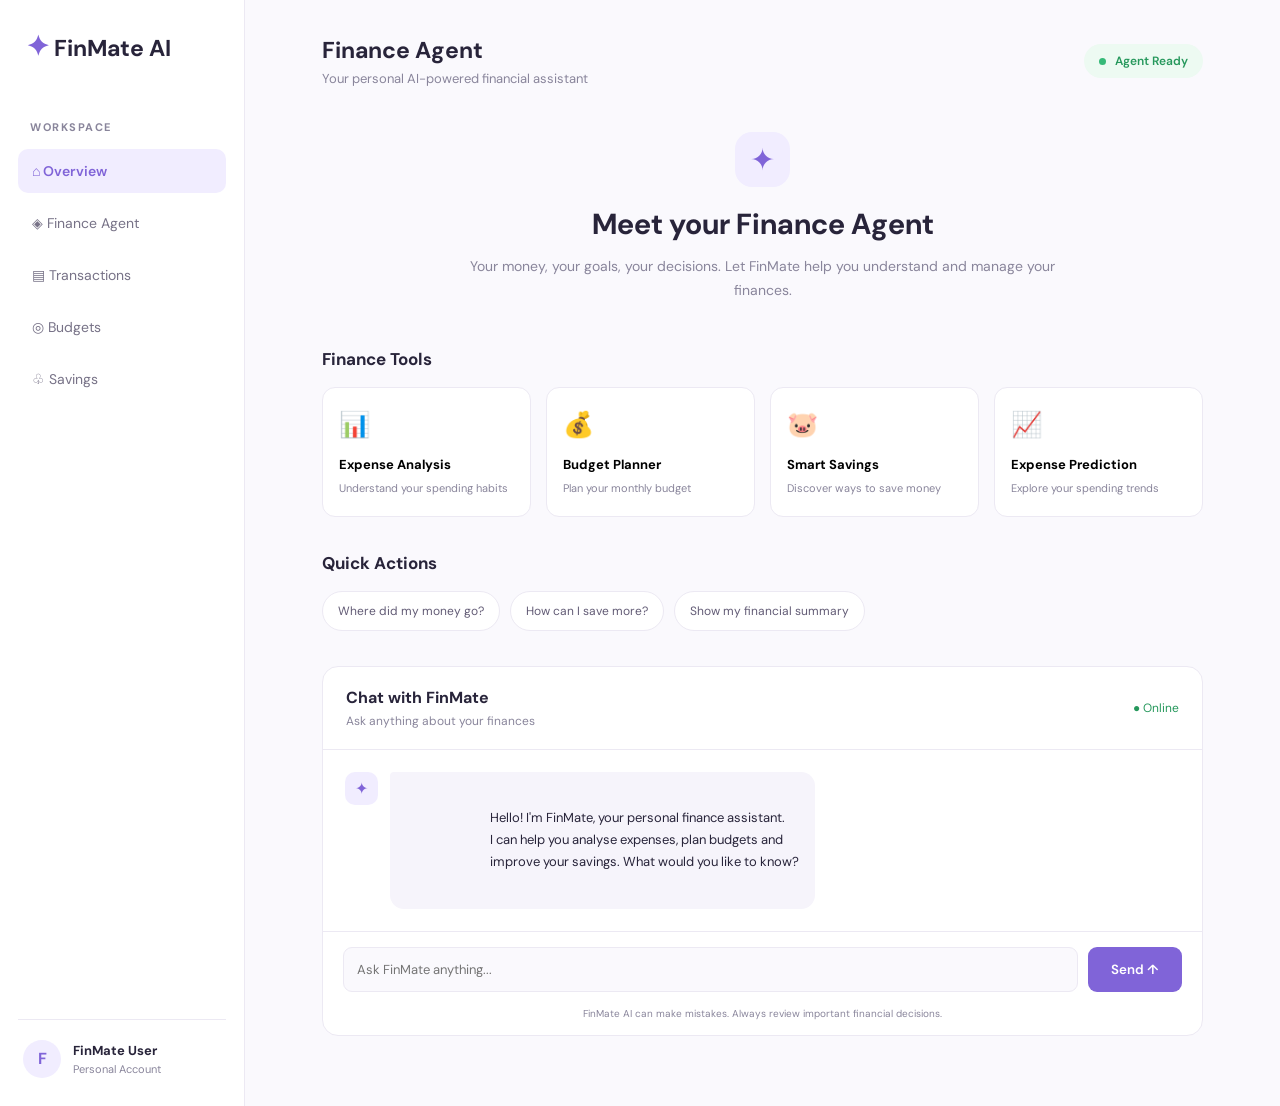
<file: frontend/agent.html>
<!DOCTYPE html>
<html lang="en">
<head>
    <meta charset="UTF-8">
    <meta name="viewport" content="width=device-width, initial-scale=1.0">

    <title>FinMate AI - Finance Agent</title>

    <link rel="stylesheet" href="css/agent.css">

    <!-- Connect JavaScript -->
    <script src="js/app.js" defer></script>
</head>

<body>

    <div class="app-container">

        <!-- Sidebar -->
        <aside class="sidebar">

            <div class="logo">
                <span>✦</span> FinMate AI
            </div>

            <p class="sidebar-label">WORKSPACE</p>

            <nav>
                <a href="#" class="nav-link active">⌂ Overview</a>
                <a href="#" class="nav-link">◈ Finance Agent</a>
                <a href="#" class="nav-link">▤ Transactions</a>
                <a href="#" class="nav-link">◎ Budgets</a>
                <a href="#" class="nav-link">♧ Savings</a>
            </nav>

            <div class="sidebar-bottom">
                <div class="profile">
                    <div class="avatar">F</div>

                    <div>
                        <strong>FinMate User</strong>
                        <small>Personal Account</small>
                    </div>
                </div>
            </div>

        </aside>

        <!-- Main Content -->
        <main class="main-content">

            <header class="topbar">

                <div>
                    <h2>Finance Agent</h2>
                    <p>Your personal AI-powered financial assistant</p>
                </div>

                <div class="status">
                    <span class="status-dot"></span>
                    Agent Ready
                </div>

            </header>

            <!-- Welcome Section -->
            <section class="welcome-section">

                <div class="welcome-icon">✦</div>

                <h1>Meet your Finance Agent</h1>

                <p>
                    Your money, your goals, your decisions.
                    Let FinMate help you understand and manage your finances.
                </p>

            </section>

            <!-- Finance Tools -->
            <section class="tools-section">

                <h3>Finance Tools</h3>

                <div class="tools-grid">

                    <button class="tool-card"
                        data-prompt="Analyse my expenses">

                        <span>📊</span>
                        <strong>Expense Analysis</strong>
                        <small>Understand your spending habits</small>

                    </button>

                    <button class="tool-card"
                        data-prompt="Help me create a budget">

                        <span>💰</span>
                        <strong>Budget Planner</strong>
                        <small>Plan your monthly budget</small>

                    </button>

                    <button class="tool-card"
                        data-prompt="Give me saving suggestions">

                        <span>🐷</span>
                        <strong>Smart Savings</strong>
                        <small>Discover ways to save money</small>

                    </button>

                    <button class="tool-card"
                        data-prompt="Predict my future expenses">

                        <span>📈</span>
                        <strong>Expense Prediction</strong>
                        <small>Explore your spending trends</small>

                    </button>

                </div>

            </section>

            <!-- Quick Actions -->
            <section class="quick-section">

                <h3>Quick Actions</h3>

                <div class="quick-actions">

                    <button data-prompt="Where did most of my money go this month?">
                        Where did my money go?
                    </button>

                    <button data-prompt="How can I save more money?">
                        How can I save more?
                    </button>

                    <button data-prompt="Show me my financial summary">
                        Show my financial summary
                    </button>

                </div>

            </section>

            <!-- Chat Section -->
            <section class="chat-section">

                <div class="chat-heading">

                    <div>
                        <h3>Chat with FinMate</h3>
                        <p>Ask anything about your finances</p>
                    </div>

                    <span class="online-label">● Online</span>

                </div>

                <!-- Chat Messages -->
                <div class="chat-messages" id="chat-messages">

                    <div class="bot-message">

                        <div class="bot-avatar">✦</div>

                        <div class="message">
                            Hello! I'm FinMate, your personal finance assistant.
                            I can help you analyse expenses, plan budgets and
                            improve your savings. What would you like to know?
                        </div>

                    </div>

                </div>

                <!-- Chat Input -->
                <form class="chat-input-area" id="chat-form">

                    <input
                        type="text"
                        id="chat-input"
                        placeholder="Ask FinMate anything..."
                        autocomplete="off"
                        required
                    >

                    <button type="submit" id="send-button">
                        Send ↑
                    </button>

                </form>

                <p class="chat-note">
                    FinMate AI can make mistakes.
                    Always review important financial decisions.
                </p>

            </section>

        </main>

    </div>

</body>
</html>
</file>
<file: frontend/css/agent.css>
@import url('https://fonts.googleapis.com/css2?family=DM+Sans:wght@400;500;600;700&display=swap');

:root {
    --primary: #8064d8;
    --primary-light: #f1edff;
    --background: #faf9fd;
    --text: #28243a;
    --muted: #89859b;
    --border: #ece9f3;
    --white: #ffffff;
}

* {
    margin: 0;
    padding: 0;
    box-sizing: border-box;
}

body {
    font-family: 'DM Sans', sans-serif;
    background: var(--background);
    color: var(--text);
}

button, input {
    font-family: inherit;
}

.app-container {
    display: flex;
    min-height: 100vh;
}

/* Sidebar */

.sidebar {
    width: 245px;
    background: var(--white);
    border-right: 1px solid var(--border);
    padding: 28px 18px;
    display: flex;
    flex-direction: column;
    flex-shrink: 0;
}

.logo {
    font-size: 23px;
    font-weight: 700;
    margin-bottom: 55px;
    padding-left: 8px;
}

.logo span {
    color: var(--primary);
    font-size: 28px;
}

.sidebar-label {
    font-size: 11px;
    color: var(--muted);
    font-weight: 700;
    letter-spacing: 1.5px;
    padding-left: 12px;
    margin-bottom: 15px;
}

.sidebar nav {
    display: flex;
    flex-direction: column;
    gap: 8px;
}

.nav-link {
    text-decoration: none;
    color: #777287;
    padding: 13px 14px;
    border-radius: 10px;
    font-size: 14px;
    transition: 0.2s;
}

.nav-link:hover,
.nav-link.active {
    background: var(--primary-light);
    color: var(--primary);
    font-weight: 600;
}

.sidebar-bottom {
    margin-top: auto;
}

.profile {
    display: flex;
    align-items: center;
    gap: 12px;
    border-top: 1px solid var(--border);
    padding: 20px 5px 0;
}

.avatar {
    width: 38px;
    height: 38px;
    border-radius: 50%;
    background: var(--primary-light);
    color: var(--primary);
    display: grid;
    place-items: center;
    font-weight: 700;
}

.profile strong,
.profile small {
    display: block;
}

.profile strong {
    font-size: 13px;
}

.profile small {
    color: var(--muted);
    font-size: 11px;
    margin-top: 3px;
}

/* Main content */

.main-content {
    flex: 1;
    padding: 35px 6%;
    max-width: 1500px;
    margin: 0 auto;
}

.topbar {
    display: flex;
    align-items: center;
    justify-content: space-between;
    margin-bottom: 45px;
}

.topbar h2 {
    font-size: 23px;
    margin-bottom: 5px;
}

.topbar p {
    font-size: 13px;
    color: var(--muted);
}

.status {
    background: #edfaf2;
    color: #26985c;
    padding: 9px 15px;
    border-radius: 20px;
    font-size: 12px;
    font-weight: 600;
}

.status-dot {
    display: inline-block;
    width: 7px;
    height: 7px;
    background: #36b978;
    border-radius: 50%;
    margin-right: 6px;
}

/* Welcome */

.welcome-section {
    text-align: center;
    margin: 20px auto 45px;
    max-width: 600px;
}

.welcome-icon {
    width: 55px;
    height: 55px;
    display: grid;
    place-items: center;
    margin: 0 auto 18px;
    border-radius: 17px;
    background: var(--primary-light);
    color: var(--primary);
    font-size: 30px;
}

.welcome-section h1 {
    font-size: 29px;
    margin-bottom: 12px;
}

.welcome-section p {
    color: var(--muted);
    line-height: 1.7;
    font-size: 14px;
}

/* Finance Tools */

.tools-section,
.quick-section,
.chat-section {
    margin-bottom: 35px;
}

.tools-section h3,
.quick-section h3 {
    font-size: 17px;
    margin-bottom: 17px;
}

.tools-grid {
    display: grid;
    grid-template-columns: repeat(4, 1fr);
    gap: 15px;
}

.tool-card {
    background: var(--white);
    border: 1px solid var(--border);
    border-radius: 13px;
    padding: 20px 16px;
    text-align: left;
    cursor: pointer;
    transition: 0.25s;
}

.tool-card:hover {
    border-color: var(--primary);
    transform: translateY(-3px);
    box-shadow: 0 8px 22px rgba(100, 75, 160, 0.08);
}

.tool-card span {
    display: block;
    font-size: 25px;
    margin-bottom: 15px;
}

.tool-card strong,
.tool-card small {
    display: block;
}

.tool-card strong {
    font-size: 13px;
    margin-bottom: 7px;
}

.tool-card small {
    color: var(--muted);
    font-size: 11px;
    line-height: 1.5;
}

/* Quick Actions */

.quick-actions {
    display: flex;
    flex-wrap: wrap;
    gap: 10px;
}

.quick-actions button {
    background: var(--white);
    border: 1px solid var(--border);
    padding: 11px 15px;
    border-radius: 25px;
    color: #625b75;
    font-size: 12px;
    cursor: pointer;
    transition: 0.2s;
}

.quick-actions button:hover {
    background: var(--primary-light);
    color: var(--primary);
    border-color: var(--primary);
}

/* Chat */

.chat-section {
    background: var(--white);
    border: 1px solid var(--border);
    border-radius: 16px;
    overflow: hidden;
}

.chat-heading {
    display: flex;
    align-items: center;
    justify-content: space-between;
    padding: 20px 23px;
    border-bottom: 1px solid var(--border);
}

.chat-heading h3 {
    font-size: 16px;
    margin-bottom: 5px;
}

.chat-heading p {
    color: var(--muted);
    font-size: 12px;
}

.online-label {
    color: #26985c;
    font-size: 12px;
}

.chat-messages {
    min-height: 170px;
    max-height: 350px;
    overflow-y: auto;
    padding: 22px;
}

.bot-message {
    display: flex;
    align-items: flex-start;
    gap: 12px;
    max-width: 75%;
}

.bot-avatar {
    width: 33px;
    height: 33px;
    border-radius: 10px;
    background: var(--primary-light);
    color: var(--primary);
    display: grid;
    place-items: center;
    flex-shrink: 0;
}

.message {
    background: #f6f4fb;
    padding: 13px 16px;
    border-radius: 4px 14px 14px 14px;
    font-size: 13px;
    line-height: 1.7;
    white-space: pre-wrap;
}

/* Chat input */

.chat-input-area {
    display: flex;
    gap: 10px;
    padding: 15px 20px;
    border-top: 1px solid var(--border);
}

.chat-input-area input {
    flex: 1;
    border: 1px solid var(--border);
    background: #faf9fd;
    border-radius: 9px;
    padding: 13px;
    outline: none;
    font-size: 13px;
}

.chat-input-area input:focus {
    border-color: var(--primary);
}

.chat-input-area button {
    background: var(--primary);
    color: white;
    border: none;
    border-radius: 9px;
    padding: 0 23px;
    cursor: pointer;
    font-weight: 600;
}

.chat-input-area button:hover {
    background: #6b50c3;
}

.chat-note {
    text-align: center;
    font-size: 10px;
    color: var(--muted);
    padding: 0 10px 15px;
}

/* User chat message */

.user-message {
    background: #8064d8;
    color: white;
    padding: 13px 16px;
    border-radius: 14px 4px 14px 14px;
    font-size: 13px;
    line-height: 1.7;
    max-width: 75%;
    width: fit-content;
    margin: 12px 0 12px auto;
    white-space: pre-wrap;
}

/* Responsive */

@media (max-width: 1000px) {
    .tools-grid {
        grid-template-columns: repeat(2, 1fr);
    }

    .main-content {
        padding: 30px 4%;
    }
}

@media (max-width: 650px) {
    .sidebar {
        width: 75px;
        padding: 20px 8px;
    }

    .logo {
        font-size: 0;
        padding: 0;
        text-align: center;
    }

    .logo span {
        font-size: 27px;
    }

    .sidebar-label,
    .nav-link,
    .profile strong,
    .profile small {
        font-size: 0;
    }

    .nav-link {
        text-align: center;
        padding: 15px 5px;
    }

    .avatar {
        margin: auto;
    }

    .tools-grid {
        grid-template-columns: 1fr 1fr;
    }

    .welcome-section h1 {
        font-size: 23px;
    }

    .topbar {
        gap: 10px;
    }

    .status {
        font-size: 10px;
        white-space: nowrap;
    }
}
</file>
